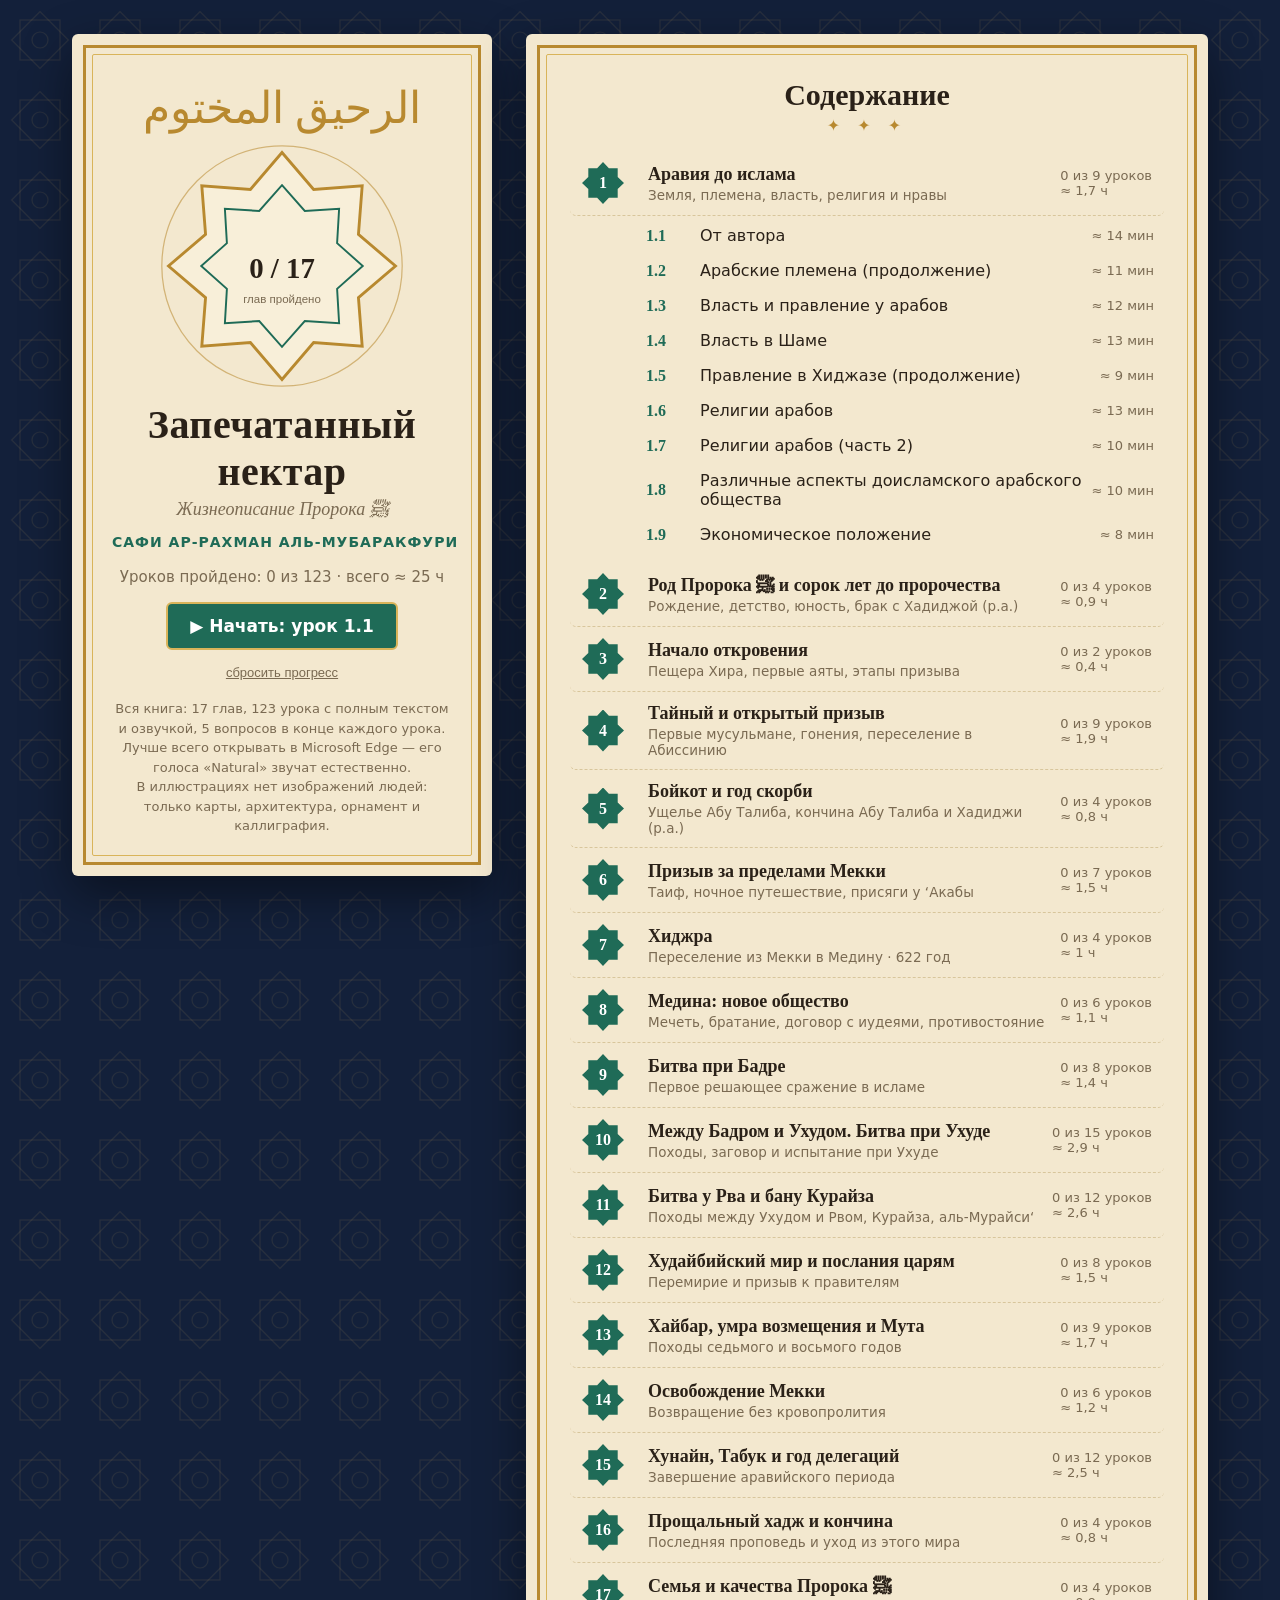
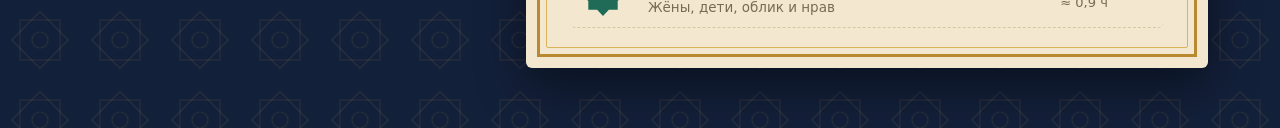
<file: index.html>
<!doctype html><html lang="ru"><head><meta charset="utf-8"><meta name="viewport" content="width=device-width,initial-scale=1">
<title>Запечатанный нектар — интерактивная книга</title>
<style>
:root{--ink:#2a2118;--paper:#f3e8cf;--gold:#b8892f;--gold2:#d9b45a;--em:#1f6b57;--dim:#7a6a52;--night:#13203a}
*{box-sizing:border-box}html,body{margin:0}
body{min-height:100vh;background:var(--night);color:var(--ink);font-family:"Segoe UI",system-ui,sans-serif;
 background-image:url("data:image/svg+xml,%3Csvg xmlns='http://www.w3.org/2000/svg' width='80' height='80' viewBox='-40 -40 80 80'%3E%3Cg fill='none' stroke='%23d9b45a' stroke-opacity='.10' stroke-width='1.2'%3E%3Crect x='-20' y='-20' width='40' height='40'/%3E%3Crect x='-20' y='-20' width='40' height='40' transform='rotate(45)'/%3E%3Ccircle r='8'/%3E%3C/g%3E%3C/svg%3E")}
.wrap{max-width:1180px;margin:0 auto;padding:34px 22px 60px;display:grid;grid-template-columns:420px 1fr;gap:34px;align-items:start}
@media(max-width:960px){.wrap{grid-template-columns:minmax(0,1fr)}.cover{position:static}}
.card{background:var(--paper);border-radius:6px;box-shadow:0 18px 50px rgba(0,0,0,.45);position:relative;
 outline:3px solid var(--gold);outline-offset:-14px}
.card:after{content:"";position:absolute;inset:20px;border:1px solid var(--gold2);pointer-events:none;border-radius:2px}
.cover{padding:46px 40px 40px;text-align:center;position:sticky;top:24px}
.cover svg{width:250px;height:250px;display:block;margin:4px auto 10px}
.ar{font-family:"Amiri","Traditional Arabic","Arabic Typesetting","Noto Naskh Arabic","Segoe UI",serif;font-size:44px;color:var(--gold);direction:rtl;line-height:1.3}
h1{font-family:"Palatino Linotype",Palatino,"Book Antiqua",Georgia,serif;font-size:40px;margin:6px 0 4px;letter-spacing:.5px}
.sub{font-family:"Palatino Linotype",Palatino,Georgia,serif;font-style:italic;color:var(--dim);font-size:18px}
.auth{margin-top:14px;font-size:14px;letter-spacing:1px;white-space:nowrap;text-transform:uppercase;color:var(--em);font-weight:600}
.prog{margin:18px 0 16px;font-size:15px;color:var(--dim)}
.btn{display:inline-block;background:var(--em);color:#fff;text-decoration:none;padding:12px 22px;border-radius:6px;font-weight:600;font-size:17px;border:2px solid var(--gold2)}
.btn:hover{filter:brightness(1.12)}
.small{display:block;margin-top:14px;font-size:13px;color:var(--dim);background:none;border:0;cursor:pointer;text-decoration:underline;margin-left:auto;margin-right:auto}
.note{margin-top:18px;font-size:13px;color:var(--dim);line-height:1.5}
.toc{padding:40px 44px}
.toc h2{font-family:"Palatino Linotype",Palatino,Georgia,serif;font-size:30px;margin:4px 0 4px;text-align:center}
.rule{text-align:center;color:var(--gold);margin-bottom:16px;letter-spacing:6px}
ol{list-style:none;margin:0;padding:0}
.u{display:grid;grid-template-columns:52px 1fr auto;gap:14px;align-items:center;padding:11px 12px;border-radius:6px;text-decoration:none;color:inherit;border-bottom:1px dashed #d8c69c}
a.u:hover{background:#fff7e3}
.num{width:42px;height:42px;display:grid;place-items:center;font-weight:700;color:#fff;font-family:"Palatino Linotype",Georgia,serif;
 background:var(--em);clip-path:polygon(50% 0,64% 15%,85% 15%,85% 36%,100% 50%,85% 64%,85% 85%,64% 85%,50% 100%,36% 85%,15% 85%,15% 64%,0 50%,15% 36%,15% 15%,36% 15%)}
.u.done .num{background:var(--gold)}
.u.cur{background:#fbf1d6;outline:2px solid var(--gold2)}
.u.soon{opacity:.55;cursor:default}.u.soon .num{background:#a99a7c}
.ut{font-family:"Palatino Linotype",Palatino,Georgia,serif;font-weight:700;font-size:18px}
.us{font-size:13.5px;color:var(--dim);margin-top:2px}
.um{font-size:13px;color:var(--dim);white-space:nowrap}
.les{list-style:none;margin:2px 0 10px 66px;padding:0}.les a{display:grid;grid-template-columns:44px 1fr auto;gap:10px;align-items:center;padding:8px 10px;border-radius:6px;text-decoration:none;color:inherit;font-size:16px}.les a:hover{background:#fff7e3}.les a.cur{background:#fbf1d6;outline:2px solid var(--gold2)}.les .ln{font-weight:700;color:var(--em);font-family:"Palatino Linotype",Georgia,serif}.les a.done .ln{color:var(--gold)}
summary.u{cursor:pointer;list-style:none}summary.u::-webkit-details-marker{display:none}summary.u:hover{background:#fff7e3}
.tag{font-size:11.5px;letter-spacing:1px;text-transform:uppercase;padding:3px 8px;border-radius:10px;background:#e6d8b6;color:var(--dim)}
@media(max-width:600px){.wrap{padding:10px 8px 40px;gap:12px}.card:after{inset:10px}.cover{padding:30px 22px 26px}.cover svg{width:180px;height:180px}.ar{font-size:34px}h1{font-size:31px}.auth{white-space:normal;font-size:13px}.btn{font-size:18px;padding:14px 24px}
.toc{padding:28px 16px 22px}.toc h2{font-size:26px}.u{grid-template-columns:38px minmax(0,1fr);gap:10px;padding:10px 6px}.u .um{grid-column:2;white-space:normal}.num{width:34px;height:34px}.ut{font-size:17px}
.les{margin:2px 0 8px 4px}.les a{grid-template-columns:34px minmax(0,1fr) auto;gap:8px;padding:9px 6px;font-size:15.5px}.les .um{font-size:12px}}
</style></head><body>
<div class="wrap">
 <div class="card cover">
  <div class="ar">الرحيق المختوم</div>
  <svg viewBox="-130 -130 260 260" aria-hidden="true">
   <defs><clipPath id="clipS"><path id="starP"/></clipPath></defs>
   <g id="geo" fill="none" stroke="#b8892f" stroke-width="1.3" opacity=".55"></g>
   <path id="starO" fill="#f8efd9" stroke="#b8892f" stroke-width="3"/>
   <g clip-path="url(#clipS)"><rect id="fill" x="-130" width="260" fill="#d9b45a" opacity=".85"/></g>
   <path id="starI" fill="none" stroke="#1f6b57" stroke-width="2"/>
   <text id="cnt" y="12" text-anchor="middle" font-family="Palatino Linotype,Georgia,serif" font-size="30" font-weight="700" fill="#2a2118"></text>
   <text y="38" text-anchor="middle" font-family="Segoe UI,sans-serif" font-size="12" fill="#7a6a52">глав пройдено</text>
  </svg>
  <h1>Запечатанный нектар</h1>
  <div class="sub">Жизнеописание Пророка ﷺ</div>
  <div class="auth">Сафи ар-Рахман аль-Мубаракфури</div>
  <div class="prog" id="prog"></div>
  <a class="btn" id="go" href="07-1/index.html">▶ Начать</a>
  <button class="small" id="reset">сбросить прогресс</button>
  <div class="note">Вся книга: 17 глав, 123 урока с полным текстом и озвучкой, 5 вопросов в конце каждого урока.<br>Лучше всего открывать в Microsoft Edge — его голоса «Natural» звучат естественно.<br>В иллюстрациях нет изображений людей: только карты, архитектура, орнамент и каллиграфия.</div>
 </div>
 <div class="card toc">
  <h2>Содержание</h2><div class="rule">✦ ✦ ✦</div>
  <ol id="list"></ol>
 </div>
</div>
<script src="lib/manifest.js"></script>
<script>
const UNITS = MANIFEST.map(c => [c.n, c.t, c.s, { lessons:c.lessons }]);
const key = 'animebook:progress:' + location.pathname.replace(/index\.html$/, '');
function load(){ try{ const v = JSON.parse(localStorage.getItem(key)); if(v && typeof v === 'object' && !Array.isArray(v)) return v; }catch(e){} return {}; }
const P = load(); const done = Array.isArray(P.done) ? P.done : [];
const pad = n => String(n).padStart(2, '0');
const LES = []; UNITS.forEach(u => { if(u[3] && u[3].lessons) u[3].lessons.forEach(l => LES.push({ id:l[0], t:l[1], min:l[2], ch:u[0] })); });
const chDone = u => u[3] && u[3].lessons && u[3].lessons.every(l => done.includes(l[0]));
const curCh = (() => { const id = (P.last && P.last.ch) || (LES.find(l => !done.includes(l.id)) || {}).id; const l = LES.find(x => x.id === id); return l ? l.ch : 1; })();
document.getElementById('list').innerHTML = UNITS.map(([n, t, s, o]) => {
  const k = o.lessons.filter(l => done.includes(l[0])).length, mins = o.lessons.reduce((a, l) => a + l[2], 0);
  return `<li><details ${n === curCh ? 'open' : ''}><summary class="u ${chDone([n, t, s, o]) ? 'done' : ''}"><span class="num">${chDone([n, t, s, o]) ? '✓' : n}</span><span><div class="ut">${t}</div><div class="us">${s}</div></span><span class="um">${k} из ${o.lessons.length} уроков<br>≈ ${String(Math.round(mins/6)/10).replace(".", ",")} ч</span></summary>
   <ol class="les">${o.lessons.map(([id, lt, mn], i) => `<li><a class="${done.includes(id) ? 'done' : ''} ${P.last && P.last.ch === id ? 'cur' : ''}" href="${id}/index.html"><span class="ln">${done.includes(id) ? '✓' : n + '.' + (i + 1)}</span><span>${lt}</span><span class="um">≈ ${mn} мин</span></a></li>`).join('')}</ol></details></li>`;
}).join('');
function star(R, r){ let d = ''; for(let i = 0; i < 16; i++){ const a = i*Math.PI/8 - Math.PI/2, q = i%2 ? r : R; d += (i ? 'L' : 'M') + (Math.cos(a)*q).toFixed(1) + ' ' + (Math.sin(a)*q).toFixed(1); } return d + 'Z'; }
const S = star(118, 86); ['starP', 'starO'].forEach(id => document.getElementById(id).setAttribute('d', S));
document.getElementById('starI').setAttribute('d', star(84, 62));
let g = ''; for(let i = 0; i < 8; i++) g += `<rect x="-60" y="-60" width="120" height="120" transform="rotate(${i*11.25})"/>`; g += '<circle r="125"/><circle r="40"/>'; document.getElementById('geo').innerHTML = g;
const nDone = UNITS.filter(chDone).length, frac = nDone / UNITS.length, f = document.getElementById('fill');
f.setAttribute('y', 118 - 236*frac); f.setAttribute('height', 236*frac + 12);
document.getElementById('cnt').textContent = `${nDone} / ${UNITS.length}`;
const lDone = LES.filter(l => done.includes(l.id)).length;
document.getElementById('prog').textContent = `Уроков пройдено: ${lDone} из ${LES.length} · всего ≈ ${Math.round(LES.reduce((a, l) => a + l.min, 0)/60)} ч`;
const go = document.getElementById('go');
const next = LES.find(l => !done.includes(l.id));
const last = LES.find(l => P.last && P.last.ch === l.id);
if(last && !done.includes(last.id)){ go.href = `${last.id}/index.html`; go.textContent = `▶ Продолжить: урок ${last.ch}.${last.id.split('-')[1]}`; }
else if(next){ go.href = `${next.id}/index.html`; go.textContent = lDone ? `▶ Дальше: урок ${next.ch}.${next.id.split('-')[1]}` : `▶ Начать: урок ${next.ch}.${next.id.split('-')[1]}`; }
else { go.href = `${LES[0].id}/index.html`; go.textContent = '✓ Книга пройдена — начать заново'; }
document.getElementById('reset').onclick = () => { localStorage.removeItem(key); location.reload(); };
</script></body></html>
</file>
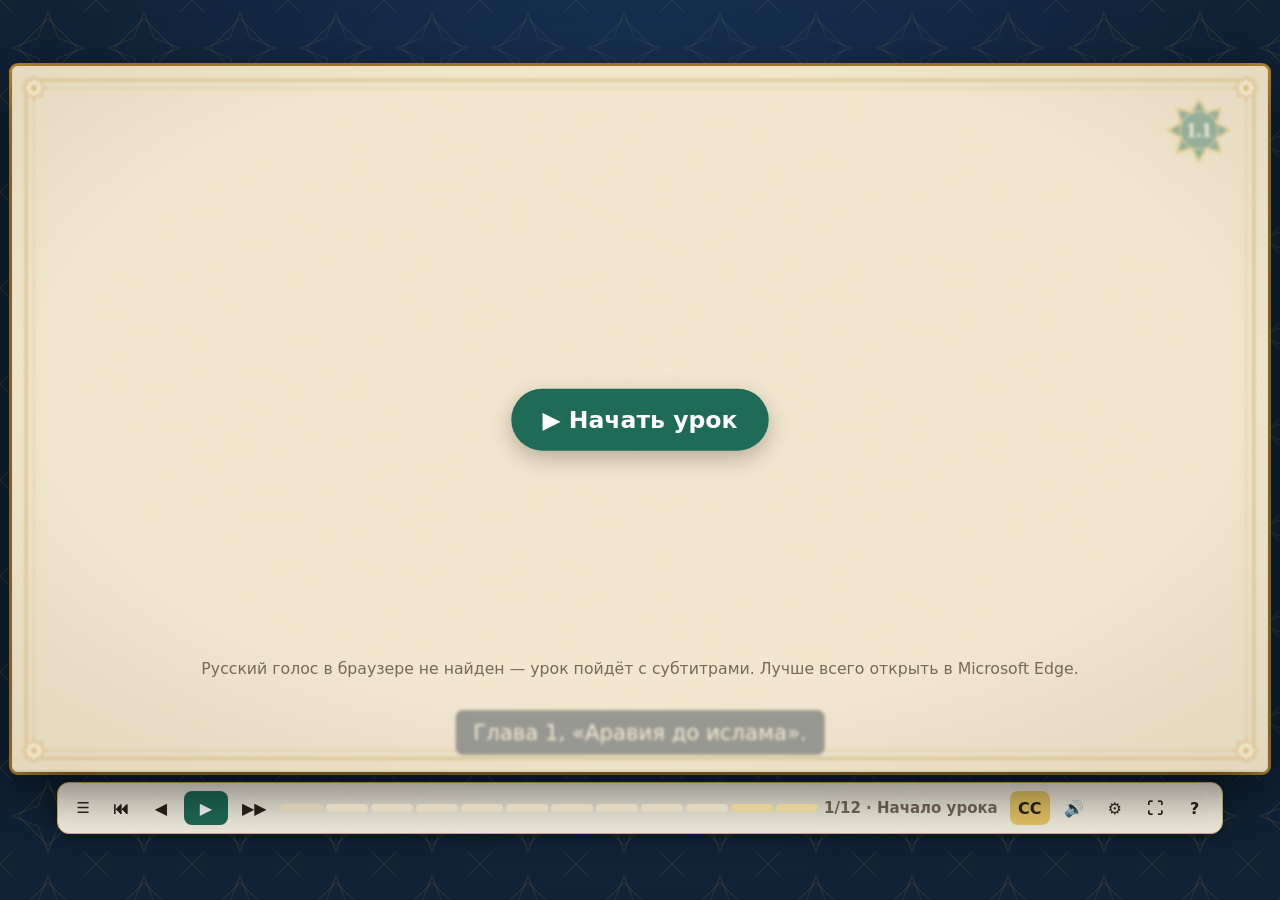
<file: 01-1/index.html>
<!doctype html><html lang="ru"><head><meta charset="utf-8"><meta name="viewport" content="width=device-width,initial-scale=1"><title>Урок</title>
<link rel="stylesheet" href="../lib/engine.css"></head><body>
<script src="../lib/engine.js"></script><script src="../lib/art.js"></script><script src="../lib/reader.js"></script><script src="../lib/scene.js"></script><script src="../lib/auto.js"></script>
<script src="narration.js"></script><script src="lesson.js"></script>
<script>autoLesson(LESSON);</script></body></html>
</file>
<file: lib/engine.css>
:root{--paper:#f3e8cf;--desk:#0f2236;--ink:#2a2118;--dim:#76695a;--hl:#e8c766;--orange:#9a6a16;--gold:#b8892f;--teal:#1f6b57;--blue:#24497e;--red:#a9502c;--card:#fbf5e6;
--ui:"Segoe UI","Trebuchet MS",system-ui,-apple-system,sans-serif;--serif:"Palatino Linotype","Book Antiqua",Palatino,Georgia,serif;--arab:"Traditional Arabic","Arabic Typesetting","Sakkal Majalla","Noto Naskh Arabic","Noto Sans Arabic",serif}
*{box-sizing:border-box}
html,body{margin:0;height:100%;background:var(--desk);color:var(--ink);font-family:var(--ui);overflow:hidden}
body{background-color:#0f2236;background-image:radial-gradient(ellipse at 50% 30%,rgba(36,73,126,.55) 0%,rgba(15,34,54,0) 70%),url("data:image/svg+xml,%3Csvg xmlns='http://www.w3.org/2000/svg' width='96' height='96'%3E%3Cg fill='none' stroke='%23c79a3b' stroke-opacity='.13' stroke-width='1.2'%3E%3Cpath d='M48 12L58 38L84 48L58 58L48 84L38 58L12 48L38 38Z'/%3E%3Crect x='27' y='27' width='42' height='42' transform='rotate(45 48 48)'/%3E%3Cpath d='M0 0L12 12M96 0L84 12M0 96L12 84M96 96L84 84'/%3E%3C/g%3E%3C/svg%3E")}
#app{position:fixed;inset:0;display:flex;flex-direction:column;align-items:center;justify-content:center}
#frame{position:relative;flex:none;border-radius:6px;box-shadow:0 18px 60px rgba(0,0,0,.6),0 0 0 3px #b8892f;overflow:hidden;background:var(--paper)}
#scaler{position:absolute;left:0;top:0;width:1600px;height:900px;transform-origin:0 0}
#stage{position:absolute;inset:0;width:1600px;height:900px;display:block}
#cards{position:absolute;inset:0;pointer-events:none}
#cards>*{pointer-events:auto}
#caption{position:absolute;left:50%;bottom:22px;transform:translateX(-50%);max-width:1180px;padding:10px 22px;border-radius:10px;background:rgba(15,34,54,.88);color:#fbf1d6;border:1px solid rgba(217,180,90,.5);font:500 27px/1.35 var(--ui);text-align:center;transition:opacity .25s;pointer-events:none}
#caption:empty,#caption.off{opacity:0}
/* control bar */
#bar{flex:none;display:flex;align-items:center;gap:6px;padding:8px 10px;margin-top:10px;background:rgba(251,245,230,.97);border:1px solid #d9b45a;border-radius:12px;box-shadow:0 6px 20px rgba(0,0,0,.3);font-size:15px;user-select:none}
#bar button{border:0;background:transparent;font:600 16px var(--ui);color:var(--ink);height:34px;min-width:34px;padding:0 8px;border-radius:8px;cursor:pointer}
#bar button:hover{background:#eadcb8}
#bar button.on{background:var(--hl)}
#bar .play{background:#1f6b57;color:#fff;min-width:44px}
#bar .play:hover{background:#174f40}
#segs{display:flex;gap:3px;align-items:center;width:min(42vw,560px);height:34px;cursor:pointer}
#segs i{flex:1;height:8px;border-radius:4px;background:#e2d8c0;position:relative;overflow:hidden}
#segs i.q{background:#e6cf96}
#segs i.done{background:#8a8577}
#segs i.cur{background:#d8ccb0}
#segs i b{position:absolute;inset:0;width:0;background:var(--orange)}
#segs i:hover{outline:2px solid var(--orange)}
#btitle{min-width:180px;max-width:260px;white-space:nowrap;overflow:hidden;text-overflow:ellipsis;color:var(--dim);font-weight:600}
#bar a{color:var(--ink);text-decoration:none;font-weight:700;padding:0 8px}
/* cards */
.card{position:absolute;background:var(--card);border-radius:14px;padding:24px 28px;box-shadow:0 10px 30px rgba(42,33,24,.22),0 0 0 2px #d9c08a,0 0 0 6px #fbf5e6,0 0 0 7px #d9c08a;font:24px/1.4 var(--ui);color:var(--ink);animation:cardIn .35s ease-out}
.card::before{content:"";position:absolute;top:-15px;left:50%;width:30px;height:30px;margin-left:-15px;background:#1f6b57;border:2px solid #d9b45a;transform:rotate(45deg);box-shadow:0 0 0 4px #fbf5e6}
@keyframes cardIn{from{opacity:0;transform:translateY(14px)}to{opacity:1;transform:none}}
.card .lab{font:700 17px var(--ui);letter-spacing:.08em;text-transform:uppercase;color:var(--orange);margin-bottom:8px}
.card .prompt{font:600 27px/1.35 var(--ui);margin-bottom:16px}
.card .opts{display:flex;flex-direction:column;gap:10px}
.card .opt{display:flex;gap:12px;align-items:flex-start;text-align:left;border:2px solid #e3d9c2;background:#fff;border-radius:10px;padding:10px 14px;font:22px/1.3 var(--ui);color:var(--ink);cursor:pointer}
.card .opt:hover{border-color:var(--orange)}
.card .opt kbd{flex:none;display:inline-block;min-width:28px;height:28px;border-radius:6px;background:#efe6cf;font:700 16px/28px var(--ui);text-align:center}
.card .opt.right{border-color:var(--teal);background:#e3f4ef}
.card .opt.wrong{border-color:var(--red);background:#fbe7e9}
.card .opt.sel{border-color:var(--blue);background:#e6eefa}
.card .opt.num kbd{background:var(--blue);color:#fff}
.card .fb{min-height:0;margin-top:14px;font:21px/1.4 var(--ui);padding:0}
.card .fb.ok{padding:10px 14px;border-radius:10px;background:#e3f4ef;border-left:5px solid var(--teal)}
.card .fb.no{padding:10px 14px;border-radius:10px;background:#fbe7e9;border-left:5px solid var(--red)}
.card .row{display:flex;gap:12px;justify-content:flex-end;margin-top:16px}
.card button.btn{border:0;border-radius:10px;padding:10px 20px;font:700 20px var(--ui);cursor:pointer;background:#efe6cf;color:var(--ink)}
.card button.btn.go{background:#1f6b57;color:#fff}
.card button.btn:disabled{opacity:.35;cursor:default}
.card table.grid{width:100%;border-collapse:separate;border-spacing:0 8px;font-size:21px}
.card table.grid td{padding:6px 8px;background:#fff;border-top:2px solid #eee4cc;border-bottom:2px solid #eee4cc}
.card table.grid td:first-child{border-left:2px solid #eee4cc;border-radius:10px 0 0 10px}
.card table.grid td:last-child{border-right:2px solid #eee4cc;border-radius:0 10px 10px 0}
.card table.grid tr.cur td{border-color:var(--orange)}
.card .gc{border:2px solid #e3d9c2;background:#fff;border-radius:8px;padding:5px 10px;font:600 17px var(--ui);cursor:pointer;margin:2px;white-space:nowrap}
.card .gc.sel{background:var(--blue);border-color:var(--blue);color:#fff}
.card .gc.right{background:var(--teal);border-color:var(--teal);color:#fff}
.card .gc.wrong{background:var(--red);border-color:var(--red);color:#fff}
.card .hint{font-size:16px;color:var(--dim);margin-top:10px}
.card.screen{left:150px;top:70px;width:1300px;max-height:760px;overflow:auto}
.card input.typ{width:100%;font:26px/1.4 Consolas,"Courier New",monospace;padding:10px 14px;border:2px solid #e3d9c2;border-radius:10px;outline:none}
.card input.typ:focus{border-color:var(--orange)}
.typeref{font:26px/1.4 Consolas,"Courier New",monospace;background:#f4eedd;border-radius:10px;padding:10px 14px;margin-bottom:10px;letter-spacing:.02em}
.typeref .ok{color:var(--teal)} .typeref .bad{color:#fff;background:var(--red);border-radius:3px} .typeref .cur{border-bottom:3px solid var(--orange)}
/* start + finish overlays */
.overlay{position:absolute;inset:0;display:flex;align-items:center;justify-content:center;background:rgba(243,232,207,.55);backdrop-filter:blur(2px);z-index:5}
.startbtn{border:0;background:#1f6b57;color:#fff;font:700 30px var(--ui);padding:22px 40px;border-radius:999px;cursor:pointer;box-shadow:0 10px 30px rgba(0,0,0,.25)}
.startbtn:hover{background:var(--orange)}
.startnote{position:absolute;bottom:120px;left:0;right:0;text-align:center;font:20px var(--ui);color:var(--dim)}
.finish{left:400px;top:130px;width:800px;text-align:center}
.finish h2{font:700 44px var(--serif);margin:6px 0 4px}
.finish .big{font:700 84px var(--serif);color:var(--orange);margin:6px 0}
.finish .rows{text-align:left;margin:14px auto;max-width:600px;font-size:20px}
.finish .rows div{display:flex;justify-content:space-between;border-bottom:1px dashed #d8ccb0;padding:5px 0}
.help{left:430px;top:110px;width:740px;z-index:6}
.help table{width:100%;font-size:20px}.help td{padding:4px 6px}.help kbd{background:#efe6cf;border-radius:5px;padding:2px 8px;font:700 16px var(--ui)}
.settings{position:absolute;right:20px;bottom:20px;width:520px;z-index:6;font-size:19px}
.settings select{font:18px var(--ui);width:100%;padding:6px;margin:6px 0 12px}
.notice{position:absolute;left:20px;top:16px;background:#fff3c4;border:2px solid var(--hl);border-radius:10px;padding:8px 14px;font:17px var(--ui);z-index:4;max-width:560px}
@media (prefers-reduced-motion:reduce){.card{animation:none}}

.card .prompt{font-family:var(--serif)}
.finish h2,.finish .big{color:var(--ink)} .finish .big{color:#1f6b57}
.ar{font-family:var(--arab);direction:rtl}
/* ---- lesson reader ---- */
.reader{position:absolute;display:flex;flex-direction:column;background:#fbf5e6;border:2px solid #b8892f;border-radius:6px;box-shadow:0 10px 30px rgba(60,40,10,.18);padding:22px 30px 18px;box-sizing:border-box;outline:1px solid #d9b45a;outline-offset:5px}
.reader .rk{font:700 15px/1.2 "Segoe UI",system-ui,sans-serif;letter-spacing:3px;text-transform:uppercase;color:#b8892f}
.reader .rt{font:700 30px/1.2 "Palatino Linotype","Book Antiqua",Palatino,Georgia,serif;color:#2a2118;margin:6px 0 12px;padding-bottom:12px;border-bottom:1px solid #e0cc9c}
.reader .rb{flex:1;overflow:hidden;position:relative;-webkit-mask-image:linear-gradient(transparent 0,#000 26px,#000 calc(100% - 46px),transparent);mask-image:linear-gradient(transparent 0,#000 26px,#000 calc(100% - 46px),transparent)}
.reader .rin{padding:18px 0 220px}
.reader p{font:24.5px/1.58 "Palatino Linotype","Book Antiqua",Palatino,Georgia,serif;color:#3b3022;margin:0 0 16px;text-indent:1.4em;text-align:left}
.reader p.verse{font-style:italic;text-indent:0;text-align:center;color:#1f6b57;margin:8px 20px 18px}
.reader span{cursor:pointer;border-radius:3px;transition:color .3s,background .3s}
.reader span.past{color:#9a8b72}
.reader span.cur{color:#1d160e;background:linear-gradient(transparent 58%,rgba(217,180,90,.55) 58%)}
.reader span:hover{background:rgba(31,107,87,.10)}
/* ===== mobile layout (phones, small tablets): native-size text, illustration + reader split ===== */
button,#segs,.reader span{-webkit-tap-highlight-color:transparent;touch-action:manipulation}
body.mob #app{justify-content:flex-start}
body.mob #frame{border-radius:0;box-shadow:none;flex:none}
body.mob #scaler{position:absolute}
body.mob #stage{position:absolute;inset:0}
body.mob .deco{display:none}
body.mob #cards{position:absolute;inset:0;z-index:2}
body.mob #caption{transform:translateX(-50%);font:500 15px/1.35 var(--ui);padding:6px 12px;z-index:3;width:max-content}
body.mob #bar{width:100%;margin:0;border-radius:0;border-width:1px 0 0;flex-wrap:wrap;justify-content:space-between;gap:2px;padding:4px 6px calc(6px + env(safe-area-inset-bottom));box-shadow:0 -4px 14px rgba(0,0,0,.25)}
body.mob #segs{order:-1;flex:1 0 100%;width:auto;height:20px;gap:2px}
body.mob #segs i{height:6px}
body.mob #btitle,body.mob #bHome,body.mob #bFull,body.mob #bHelp{display:none}
body.mob #bar button,body.mob #bar a{height:42px;min-width:44px;font-size:19px;display:inline-flex;align-items:center;justify-content:center}
body.mob #bar .play{min-width:64px}
@media (orientation:landscape){body.mob #segs{order:0;flex:1 1 auto;min-width:120px}body.mob #bar{flex-wrap:nowrap;padding-top:4px}body.mob #bar button,body.mob #bar a{height:38px;min-width:40px}}
/* reader */
body.mob .reader{border-radius:0;border-width:2px 0 0;outline:none;box-shadow:none;padding:10px 16px 0}
body.mob.mobl .reader{border-width:0 0 0 2px}
body.mob .reader .rk{font-size:11px;letter-spacing:2px}
body.mob .reader .rt{font-size:19px;margin:3px 0 4px;padding-bottom:6px}
body.mob .reader .rb{-webkit-mask-image:linear-gradient(transparent 0,#000 14px,#000 calc(100% - 30px),transparent);mask-image:linear-gradient(transparent 0,#000 14px,#000 calc(100% - 30px),transparent)}
body.mob .reader .rin{padding:10px 0 140px}
body.mob .reader p{font-size:17.5px;line-height:1.55;margin:0 0 10px;text-indent:1.2em}
body.mob .reader p.verse{margin:6px 6px 12px}
/* cards */
body.mob .card,body.mob .card.screen,body.mob .finish,body.mob .help{left:max(10px,calc(50% - 330px))!important;right:max(10px,calc(50% - 330px));width:auto!important;top:10px!important;bottom:auto!important;max-height:calc(100% - 20px);overflow:auto;padding:16px 16px 14px;font-size:16px;border-radius:12px;box-shadow:0 6px 20px rgba(42,33,24,.25),0 0 0 2px #d9c08a}
body.mob .card::before{display:none}
body.mob .card .lab{font-size:12px;margin-bottom:6px}
body.mob .card .prompt{font-size:18.5px;margin-bottom:12px}
body.mob .card .opts{gap:8px}
body.mob .card .opt{font-size:16px;padding:10px 12px;gap:10px}
body.mob .card .opt kbd{min-width:24px;height:24px;font-size:13px;line-height:24px}
body.mob .card .fb{font-size:15px;margin-top:10px}
body.mob .card .row{flex-wrap:wrap;gap:8px;margin-top:12px}
body.mob .card button.btn{font-size:16px;padding:11px 16px}
body.mob .card .hint{font-size:13px}
body.mob .card table.grid{font-size:15px}
body.mob .card .gc{font-size:14px}
body.mob .finish h2{font-size:24px}
body.mob .finish .big{font-size:52px}
body.mob .finish .rows{font-size:15px}
body.mob .help table{font-size:15px}
body.mob .settings{left:10px!important;right:10px;bottom:10px;top:auto!important;width:auto!important;font-size:15px}
body.mob .settings select{font-size:16px}
body.mob .overlay{flex-wrap:wrap;align-content:center;gap:12px;padding:0 16px}
body.mob .startbtn{font-size:20px;padding:15px 28px;margin:0!important}
body.mob .startnote{position:static;flex-basis:100%;font-size:14px;padding:0 8px}
body.mob .notice{font-size:13px;left:8px;right:8px;max-width:none}
body.mob #btitle,body.mob #bHome,body.mob #bFull,body.mob #bHelp{display:none!important}
.mintro{display:none}
body.mob .introsvg{display:none}
body.mob .mintro{display:flex;flex-direction:column;justify-content:center;position:absolute;inset:0;padding:24px 22px;text-align:center;animation:cardIn .5s ease-out;overflow:auto}
body.mob .mintro .mk{font:700 12px var(--ui);letter-spacing:3px;color:var(--gold)}
body.mob .mintro h1{font:700 26px/1.2 var(--serif);margin:10px 0 8px;color:var(--ink)}
body.mob .mintro .mc{font:italic 16px/1.4 var(--serif);color:var(--dim);padding-bottom:14px;border-bottom:1px solid #d9b45a;margin:0 auto 14px;max-width:520px}
body.mob .mintro ul{list-style:none;padding:0;margin:0 auto;text-align:left;max-width:460px}
body.mob .mintro li{font:17px/1.4 var(--serif);padding:6px 0 6px 28px;position:relative}
body.mob .mintro li::before{content:"";position:absolute;left:4px;top:12px;width:11px;height:11px;background:var(--teal);transform:rotate(45deg);outline:1.5px solid var(--gold);outline-offset:1px}
body.mob .mintro .mm{font:13px var(--ui);color:var(--dim);margin-top:16px}
@media (min-width:700px) and (min-height:640px){body.mob .reader p{font-size:20px}body.mob .reader .rt{font-size:23px}body.mob .reader .rk{font-size:13px}body.mob .mintro h1{font-size:34px}body.mob .mintro li{font-size:20px}}
body.mob.mint #caption{display:none}
body.mob .card>.hint{display:none}
body.mob .mwrap ol{list-style:none;counter-reset:w;padding:0;margin:8px auto 0;max-width:560px;text-align:left}
body.mob .mwrap li{counter-increment:w;font:17px/1.4 var(--serif);padding:10px 12px 10px 46px;margin:0 0 8px;background:#fbf5e6;border:1px solid #e0cc9c;border-radius:10px;position:relative;animation:cardIn .5s ease-out both}
body.mob .mwrap li::before{content:counter(w);position:absolute;left:10px;top:9px;width:26px;height:26px;border-radius:50%;background:var(--teal);color:#fff;font:700 14px/26px var(--ui);text-align:center;transform:none;outline:0}
.reader .rb{overflow-y:auto;scrollbar-width:none;overscroll-behavior:contain}.reader .rb::-webkit-scrollbar{display:none}
</file>
